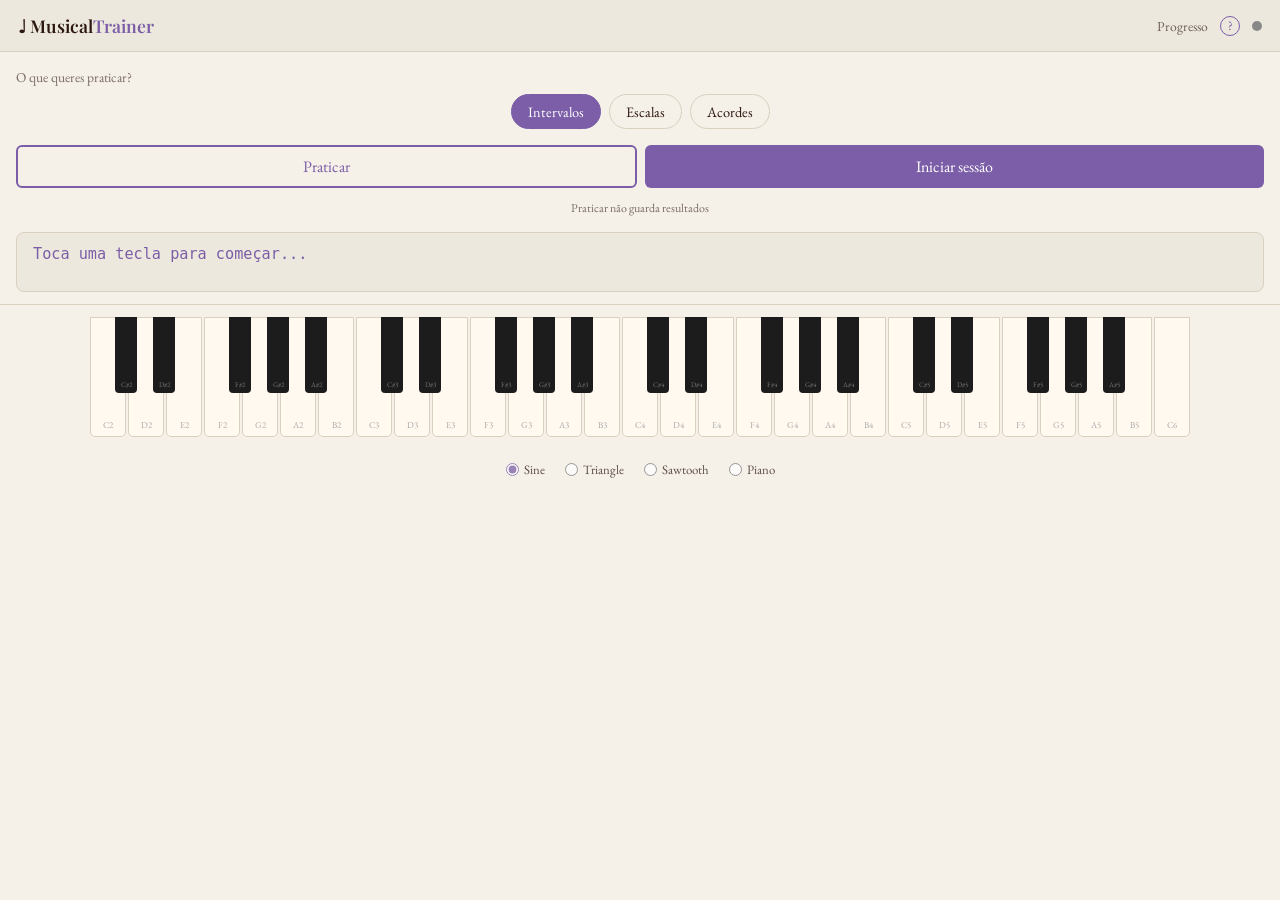
<file: frontend/index.html>
<!DOCTYPE html>
<html lang="pt">
<head>
  <meta charset="UTF-8">
  <meta name="viewport" content="width=device-width, initial-scale=1.0">
  <title>Musical Trainer</title>
  <link rel="icon" href="favicon.svg" type="image/svg+xml">
  <link rel="stylesheet" href="css/main.css">
</head>
<body>

<!-- cabecalho: logo, link para progresso, botao de ajuda, LED MIDI -->
<header class="app-header">
  <a class="app-logo" href="index.html">♩ Musical<span>Trainer</span></a>
  <nav class="nav-links">
    <a href="progress.html">Progresso</a>
    <button class="help-btn" id="help-btn" aria-label="Ajuda">?</button>
    <div class="midi-led" id="midi-led" title="MIDI: verde = dispositivo ligado · cinzento = sem dispositivo"></div>
  </nav>
</header>

<!-- banner de sessao orfa - aparece se houver sessao activa em storage -->
<div class="orphan-banner hidden" id="orphan-banner">
  <span>Tens uma sessão em curso.</span>
  <button class="btn btn-sm btn-secondary" id="orphan-continue">Continuar</button>
  <button class="btn btn-sm btn-ghost"      id="orphan-end">Terminar</button>
</div>

<!-- seleccao de tipo de exercicio e modo de inicio -->
<div class="p-16">
  <p class="text-sm opacity-60 mb-8">O que queres praticar?</p>
  <div class="type-selector" id="type-selector">
    <button class="type-btn" data-type="INTERVAL">Intervalos</button>
    <button class="type-btn" data-type="SCALE">Escalas</button>
    <button class="type-btn" data-type="CHORD">Acordes</button>
  </div>
  <div class="flex gap-8 mt-16">
    <button class="btn btn-secondary w-full" id="btn-practice">Praticar</button>
    <button class="btn btn-primary w-full"   id="btn-session">Iniciar sessão</button>
  </div>
  <p class="text-xs opacity-60 text-center mt-12">Praticar não guarda resultados</p>
</div>

<!-- painel sandbox: notas tocadas + intervalo entre as duas mais recentes (F08) -->
<div class="px-16 mb-12">
  <div class="notes-panel">
    <div class="notes-display" id="sandbox-notes">Toca uma tecla para começar...</div>
    <div class="interval-info" id="sandbox-interval"></div>
  </div>
</div>

<!-- teclado sandbox - tocavel livremente, sem recolha de resposta a exercicio -->
<div class="keyboard-outer">
  <div class="keyboard" id="sandbox-keyboard"></div>
</div>

<!-- selector de timbre: persiste via sessionStorage (mt_timbre) -->
<div class="timbre-selector" id="timbre-selector">
  <label><input type="radio" name="timbre" value="sine">     Sine</label>
  <label><input type="radio" name="timbre" value="triangle"> Triangle</label>
  <label><input type="radio" name="timbre" value="sawtooth"> Sawtooth</label>
  <label><input type="radio" name="timbre" value="piano">    Piano</label>
</div>

<!-- modal de ajuda -->
<div class="modal-overlay" id="help-modal" role="dialog" aria-modal="true">
  <div class="modal-box">
    <button class="modal-close" id="modal-close" aria-label="Fechar">×</button>
    <h3>Ajuda</h3>
    <h4>Sobre</h4>
    <p>Musical Trainer é uma ferramenta de estudo de teoria musical. Pratica a identificação de intervalos, escalas e acordes pelo nome — toca as notas correctas no teclado virtual ou num controlador MIDI físico.</p>
    <h4>Como funciona</h4>
    <ul>
      <li><strong>Praticar</strong> — exercita sem pontuação. Sem pressão.</li>
      <li><strong>Iniciar sessão</strong> — os resultados ficam guardados.</li>
      <li><strong>Progresso</strong> — vê a evolução por tipo de exercício.</li>
    </ul>
    <h4>Perguntas frequentes</h4>
    <div class="faq-q">A prática conta para o progresso?</div>
    <div class="faq-a">Não. O modo prática é efémero — nada fica guardado quando sais.</div>
    <div class="faq-q">Posso usar teclado MIDI físico?</div>
    <div class="faq-a">Sim, se o browser suportar Web MIDI API (Chrome e Edge).</div>
    <div class="flex justify-center mt-16">
      <button class="btn btn-ghost btn-sm" id="modal-close-alt">Fechar</button>
    </div>
  </div>
</div>

<script type="module">
import { startSession, endSession, getNoteInfo } from './js/api.js';
import * as state from './js/state.js';
import { createNotesQueue }                      from './js/notes-queue.js';
import { buildKeyboard, onNoteOn, getKeyboardRange } from './js/keyboard.js';
import { playNote, setCurrentTimbre }             from './js/audio.js';
import { initMidi }                              from './js/midi.js';
import { getTimbre, setTimbre }                  from './js/state.js';

/* --- seletor de timbre --- */
setCurrentTimbre(getTimbre());
document.querySelectorAll('input[name="timbre"]').forEach(r => {
    if (r.value === getTimbre()) r.checked = true;
    r.addEventListener('change', () => { setTimbre(r.value); setCurrentTimbre(r.value); });
});

/* --- seletor de tipo --- */
const typeButtons = document.querySelectorAll('.type-btn');

// restaura o tipo guardado da sessao anterior
const savedType = state.getType();
typeButtons.forEach(btn => {
    btn.classList.toggle('active', btn.dataset.type === savedType);
    btn.addEventListener('click', () => {
        typeButtons.forEach(b => b.classList.remove('active'));
        btn.classList.add('active');
        state.setType(btn.dataset.type);
        // limpar painel ao mudar tipo — notas de "Intervalos" nao fazem sentido em "Escalas"
        sandboxQ.clear();
        notesEl.textContent = 'Toca uma tecla para começar...';
        intervalEl.textContent = '';
    });
});

/* --- sandbox: painel de notas e intervalo (F08) --- */
const sandboxQ   = createNotesQueue(8);
const notesEl    = document.getElementById('sandbox-notes');
const intervalEl = document.getElementById('sandbox-interval');

/**
 * Processa uma nota do sandbox - tanto do teclado virtual como do MIDI fisico.
 * Optei por centralizar aqui em vez de dois handlers separados para garantir
 * que o intervalo e calculado independentemente da origem da nota.
 * @param {number} midi
 */
async function handleSandboxNote(midi) {
    playNote(midi, 500);
    sandboxQ.push(midi);
    notesEl.textContent = sandboxQ.toDisplayString();

    const arr = sandboxQ.toArray();
    if (arr.length >= 2) {
        try {
            const info = await getNoteInfo(arr.slice(-2));
            intervalEl.textContent = info.interval
                ? `${info.interval.name} — ${info.interval.semitones} semítons`
                : '';
        } catch { intervalEl.textContent = ''; }
    } else {
        intervalEl.textContent = '';
    }
}

// teclado virtual e MIDI fisico chamam o mesmo handler
onNoteOn(midi => handleSandboxNote(midi));

const [s, e] = getKeyboardRange();
buildKeyboard('sandbox-keyboard', s, e);

/* --- LED MIDI --- */
const ledEl = document.getElementById('midi-led');
function updateLed(ledState) {
    ledEl.className = 'midi-led' + (ledState !== 'off' ? ` ${ledState}` : '');
}
initMidi(midi => handleSandboxNote(midi), updateLed);

/* --- modal de ajuda --- */
const modal    = document.getElementById('help-modal');
const openBtn  = document.getElementById('help-btn');
const closeBtn = document.getElementById('modal-close');
const closeAlt = document.getElementById('modal-close-alt');
openBtn.addEventListener('click',  () => modal.classList.add('visible'));
closeBtn.addEventListener('click', () => modal.classList.remove('visible'));
closeAlt.addEventListener('click', () => modal.classList.remove('visible'));
// fecha ao clicar fora do modal-box
modal.addEventListener('click', e => { if (e.target === modal) modal.classList.remove('visible'); });

/* --- banner de sessao orfa --- */
const banner      = document.getElementById('orphan-banner');
const continueBtn = document.getElementById('orphan-continue');
const endBtn      = document.getElementById('orphan-end');

if (state.hasActiveSession()) {
    banner.classList.remove('hidden');
}
continueBtn.addEventListener('click', () => {
    window.location.href = 'exercise.html';
});
endBtn.addEventListener('click', async () => {
    try { await endSession(state.getSessionId()); } catch { /* best effort - sessao pode ja estar fechada */ }
    state.clearSession();
    banner.classList.add('hidden');
});

/* --- botao Praticar --- */
document.getElementById('btn-practice').addEventListener('click', () => {
    state.setMode('practice');
    state.setSessionId(0);
    state.setCounters({ correct: 0, incorrect: 0, total: 0 });
    window.location.href = 'exercise.html';
});

/* --- botao Iniciar sessao --- */
document.getElementById('btn-session').addEventListener('click', async () => {
    // se ja ha sessao activa, mostra o banner em vez de abrir outra em paralelo
    if (state.hasActiveSession()) {
        banner.classList.remove('hidden');
        return;
    }
    try {
        const session = await startSession();
        state.setMode('session');
        // atenção: SessionResponse serializa o campo como "sessionId", não como "id".
        // session.id seria undefined, causando sessionId=0, /api/sessions/0/end → 404,
        // e todos os dados da sessão perdidos silenciosamente.
        state.setSessionId(session.sessionId);
        state.setSessionTs(new Date().toISOString());
        state.setCounters({ correct: 0, incorrect: 0, total: 0 });
        window.location.href = 'exercise.html';
    } catch (err) {
        // nunca usar alert() — interrompe o fluxo e expoe mensagens tecnicas ao utilizador
        console.error('startSession falhou:', err);
        document.getElementById('btn-session').textContent = 'Erro — tenta novamente';
    }
});
</script>
</body>
</html>
</file>
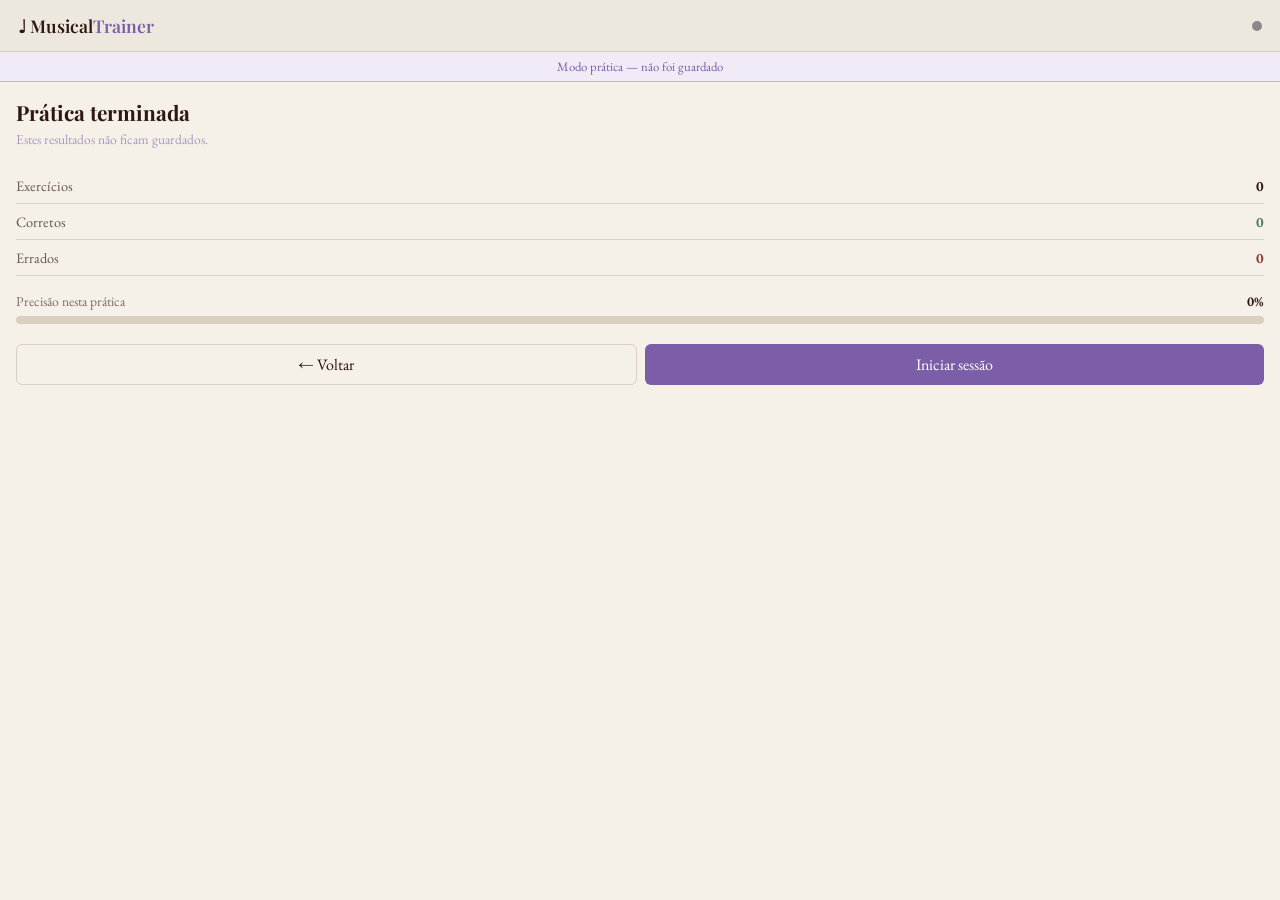
<file: frontend/session-end.html>
<!DOCTYPE html>
<html lang="pt">
<head>
  <meta charset="UTF-8">
  <meta name="viewport" content="width=device-width, initial-scale=1.0">
  <title>Sessão terminada — Musical Trainer</title>
  <link rel="icon" href="favicon.svg" type="image/svg+xml">
  <link rel="stylesheet" href="css/main.css">
</head>
<body>

<header class="app-header">
  <a class="app-logo" href="index.html">♩ Musical<span>Trainer</span></a>
  <nav class="nav-links">
    <div class="midi-led" id="midi-led" title="MIDI: verde = dispositivo ligado · cinzento = sem dispositivo"></div>
  </nav>
</header>

<!-- banner de pratica - oculto em sessao pontuada -->
<div class="practice-banner hidden" id="practice-banner">
  Modo prática — não foi guardado
</div>

<div class="p-16">

  <h2 id="page-title" style="font-family:'Playfair Display',serif;font-size:1.3rem;margin-bottom:4px"></h2>
  <p  id="page-subtitle" class="text-sm opacity-60 mb-20"></p>

  <!-- estatisticas da sessao -->
  <div class="stat-row"><span class="opacity-70">Exercícios</span><strong id="stat-total">—</strong></div>
  <div class="stat-row"><span class="opacity-70">Corretos</span><strong id="stat-correct" class="color-correct">—</strong></div>
  <div class="stat-row"><span class="opacity-70">Errados</span><strong id="stat-incorrect" class="color-incorrect">—</strong></div>

  <!-- barra de precisao -->
  <div class="mt-16 mb-20">
    <div class="flex justify-between text-sm mb-6">
      <span class="opacity-60" id="accuracy-label">Precisão</span>
      <strong id="accuracy-pct">—</strong>
    </div>
    <div class="progress-bar">
      <div class="progress-fill correct" id="accuracy-bar" style="width:0%"></div>
    </div>
  </div>

  <!-- area mais fraca - apenas em sessao pontuada, carregada via GET /api/progress -->
  <div class="hint-card mb-20 hidden" id="weak-area">
    <div class="hint-label">Área mais fraca</div>
    <div id="weak-area-text"></div>
  </div>

  <div class="flex gap-8">
    <button class="btn btn-ghost w-full"   id="btn-back">← Voltar</button>
    <button class="btn btn-primary w-full" id="btn-new-session">Iniciar sessão</button>
  </div>

</div>

<script type="module">
import { startSession, endSession, getProgress } from './js/api.js';
import * as state from './js/state.js';
import { initMidi } from './js/midi.js';

const isPractice = state.getMode() === 'practice';

/* --- banner --- */
if (isPractice) {
    document.getElementById('practice-banner').classList.remove('hidden');
}

/* --- utilitarios de formatacao --- */
const pad2 = n => String(n).padStart(2, '0');
const MONTHS = ['jan','fev','mar','abr','mai','jun','jul','ago','set','out','nov','dez'];

function formatDate(iso) {
    if (!iso) return '';
    const d = new Date(iso);
    return `${d.getDate()} ${MONTHS[d.getMonth()]} ${d.getFullYear()} · ${pad2(d.getHours())}:${pad2(d.getMinutes())}`;
}

/* --- preenche os stats consoante o modo --- */
if (isPractice) {
    const c = state.getCounters();
    document.getElementById('page-title').textContent    = 'Prática terminada';
    const sub = document.getElementById('page-subtitle');
    sub.textContent  = 'Estes resultados não ficam guardados.';
    sub.style.color  = 'var(--accent)';
    document.getElementById('accuracy-label').textContent = 'Precisão nesta prática';
    document.getElementById('stat-total').textContent     = c.total;
    document.getElementById('stat-correct').textContent   = c.correct;
    document.getElementById('stat-incorrect').textContent = c.incorrect;
    const pct = c.total > 0 ? Math.round(c.correct / c.total * 100) : 0;
    document.getElementById('accuracy-pct').textContent   = pct + '%';
    document.getElementById('accuracy-bar').style.width   = pct + '%';

} else {
    // stats vem do SessionResponse guardado pelo exercise.html ao chamar endSession
    const r = state.getSessionResult();
    document.getElementById('page-title').textContent     = 'Sessão terminada';
    document.getElementById('page-subtitle').textContent  = r ? formatDate(r.startedAt) : '';
    document.getElementById('stat-total').textContent     = r?.totalExercises   ?? '—';
    document.getElementById('stat-correct').textContent   = r?.correctAnswers   ?? '—';
    document.getElementById('stat-incorrect').textContent = r?.incorrectAnswers ?? '—';
    const pct = r?.accuracy != null ? Math.round(r.accuracy * 100) : 0;
    document.getElementById('accuracy-pct').textContent   = pct + '%';
    document.getElementById('accuracy-bar').style.width   = pct + '%';

    // area mais fraca nao esta no SessionResponse - requer chamada separada a GET /api/progress
    getProgress().then(p => {
        if (p.weakestAreas?.length > 0) {
            const w = p.weakestAreas[0];
            document.getElementById('weak-area-text').textContent =
                `${w.displayName} — ${w.hint ?? ''}`;
            document.getElementById('weak-area').classList.remove('hidden');
        }
    }).catch(() => { /* progresso indisponivel - nao e critico para este ecra */ });
}

/* --- botao Voltar --- */
document.getElementById('btn-back').addEventListener('click', () => {
    state.clearSession();
    window.location.href = 'index.html';
});

/* --- botao Iniciar sessao --- */
document.getElementById('btn-new-session').addEventListener('click', async () => {
    // fecha sessao activa se existir antes de iniciar nova
    if (state.hasActiveSession()) {
        try { await endSession(state.getSessionId()); } catch { /* best effort */ }
    }
    state.clearSession();
    try {
        const session = await startSession();
        state.setMode('session');
        // atenção: mesmo bug que em index.html — session.sessionId, não session.id
        state.setSessionId(session.sessionId);
        state.setSessionTs(new Date().toISOString());
        state.setCounters({ correct: 0, incorrect: 0, total: 0 });
        window.location.href = 'exercise.html';
    } catch (err) {
        console.error('startSession falhou em session-end:', err);
        document.getElementById('btn-new-session').textContent = 'Erro — tenta novamente';
    }
});

// inicializar LED MIDI - sem input de notas, apenas indicador de ligacao
const midiLedElSe = document.getElementById('midi-led');
function updateMidiLedSe(state) {
    midiLedElSe.className = 'midi-led' + (state !== 'off' ? ` ${state}` : '');
}
initMidi(() => { /* sem input de notas nesta pagina */ }, updateMidiLedSe);
</script>
</body>
</html>
</file>
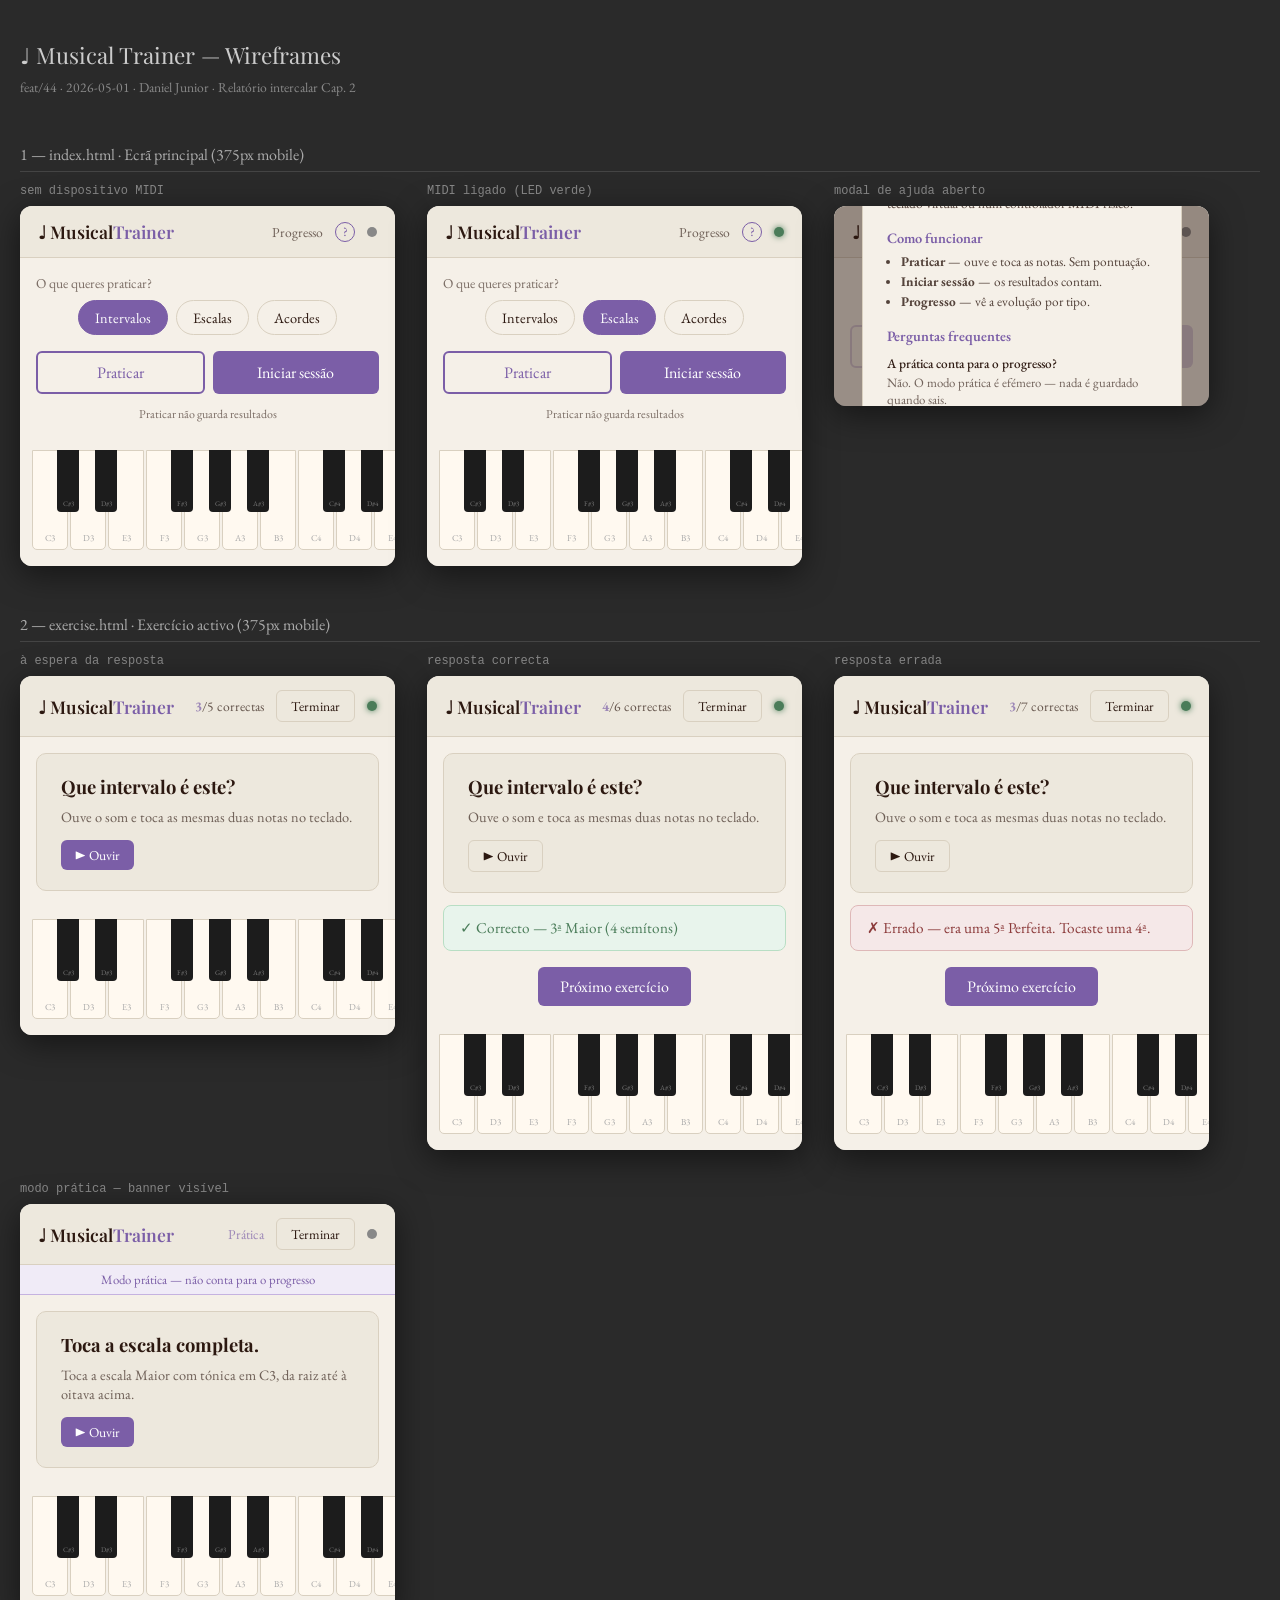
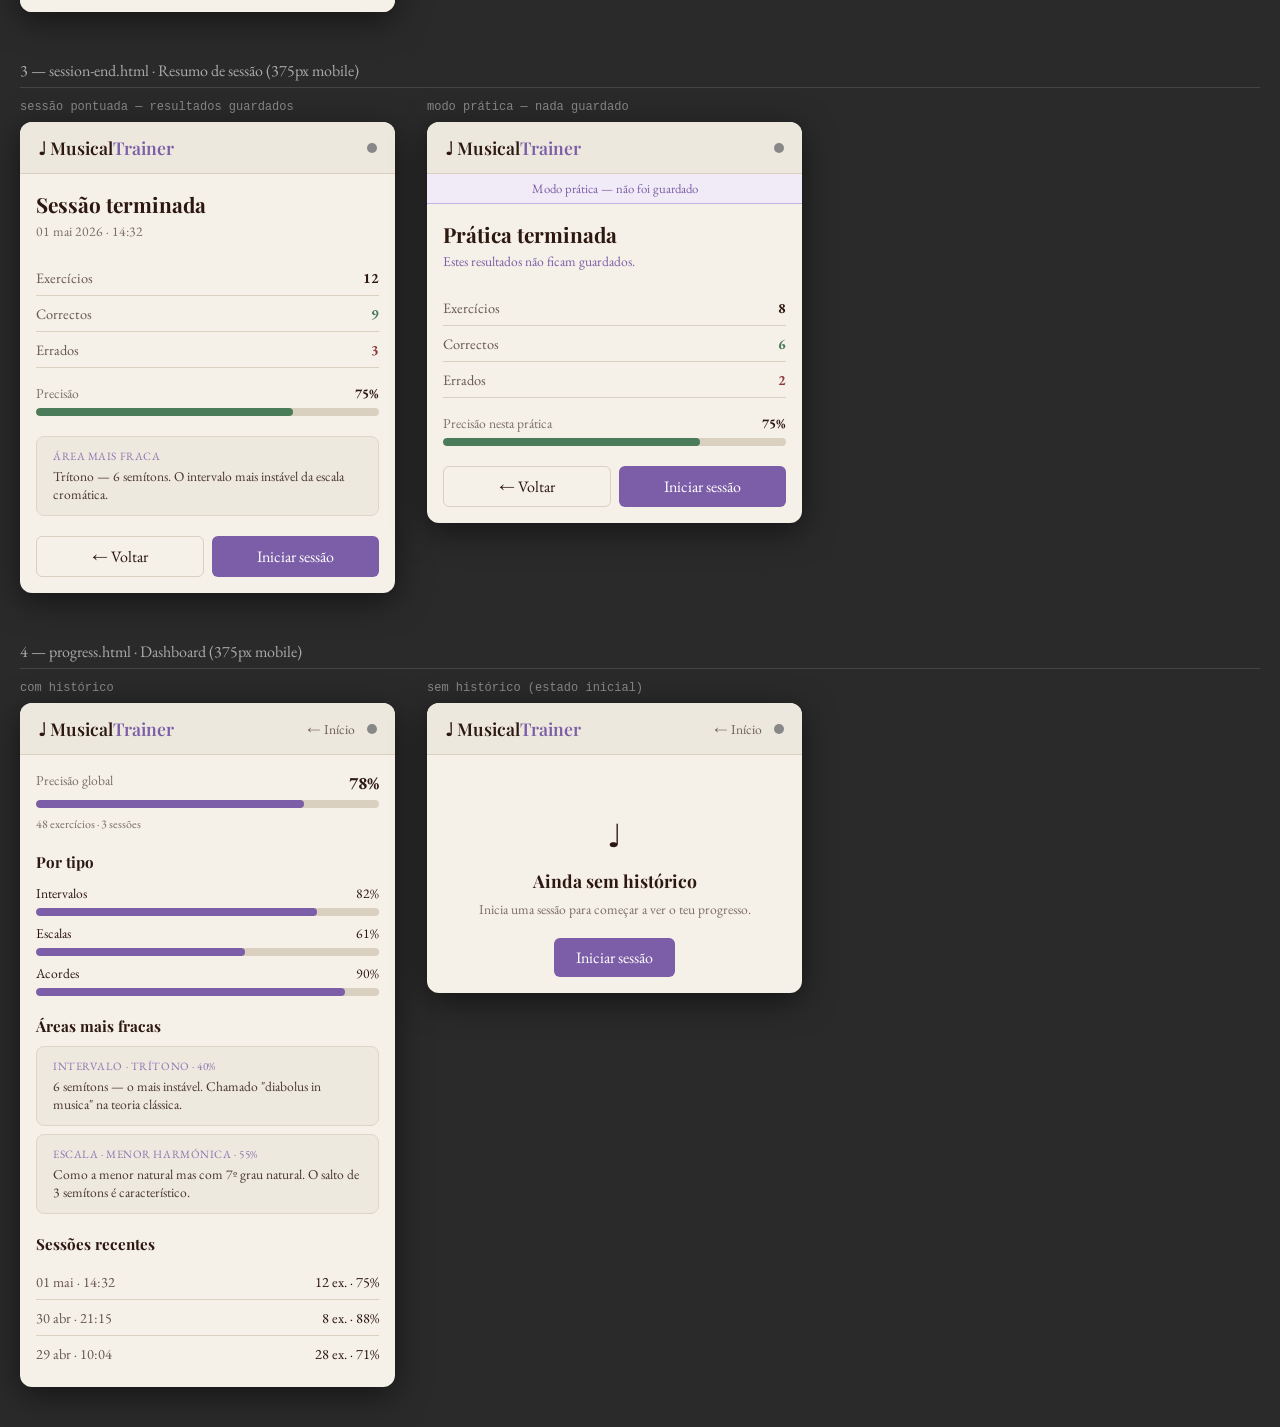
<file: docs/design/wireframes.html>
<!DOCTYPE html>
<html lang="pt">
<head>
<meta charset="UTF-8">
<meta name="viewport" content="width=device-width, initial-scale=1.0">
<title>Musical Trainer — Wireframes</title>
<link href="https://fonts.googleapis.com/css2?family=Playfair+Display:wght@400;600;700&family=EB+Garamond:ital,wght@0,400;0,500;1,400&display=swap" rel="stylesheet">
<style>
:root {
  --bg: #F5F0E8; --text: #2C1810; --accent: #7B5EA7;
  --correct: #4A7C59; --incorrect: #8B3A3A;
  --key-white: #FFF9F0; --key-black: #1C1C1C;
  --surface: #EDE8DD; --border: #D9D0C0;
}
* { box-sizing: border-box; margin: 0; padding: 0; }
body { background: #2A2A2A; font-family: 'EB Garamond', Georgia, serif; padding: 40px 20px; color: #eee; }
h1.doc-title { font-family: 'Playfair Display', serif; font-size: 1.4rem; color: #ccc; margin-bottom: 8px; font-weight: 400; }
p.doc-sub { font-size: .85rem; color: #888; margin-bottom: 48px; }
.section-title { font-family: 'EB Garamond', serif; font-size: 1rem; color: #aaa; margin: 48px 0 12px; border-bottom: 1px solid #444; padding-bottom: 6px; }
.frames-row { display: flex; gap: 32px; flex-wrap: wrap; align-items: flex-start; }
.frame-wrap { display: flex; flex-direction: column; gap: 8px; }
.frame-label { font-size: .75rem; color: #888; font-family: monospace; }
.device { background: var(--bg); color: var(--text); border-radius: 12px; box-shadow: 0 8px 32px rgba(0,0,0,.5); overflow: hidden; position: relative; }
.device.mobile { width: 375px; min-height: 200px; }

/* App components */
.app-header { display: flex; align-items: center; justify-content: space-between; padding: 14px 18px; background: var(--surface); border-bottom: 1px solid var(--border); }
.app-logo { font-family: 'Playfair Display', serif; font-size: 1.1rem; font-weight: 600; color: var(--text); }
.app-logo span { color: var(--accent); }
.nav-links { display: flex; gap: 12px; align-items: center; }
.nav-links a { font-size: .85rem; color: var(--text); text-decoration: none; opacity: .65; }
.help-link { font-size: .8rem; color: var(--accent); cursor: pointer; border: 1px solid var(--accent); border-radius: 50%; width: 20px; height: 20px; display: flex; align-items: center; justify-content: center; flex-shrink: 0; }
.midi-led { width: 10px; height: 10px; border-radius: 50%; background: #888; flex-shrink: 0; }
.midi-led.connected { background: var(--correct); box-shadow: 0 0 6px var(--correct); }
.midi-led.active { background: #fff; box-shadow: 0 0 8px #fff; }

button, .btn { font-family: 'EB Garamond', serif; font-size: 1rem; padding: 9px 22px; border-radius: 6px; cursor: pointer; border: none; display: inline-block; text-align: center; }
.btn-primary { background: var(--accent); color: #fff; }
.btn-secondary { background: transparent; color: var(--accent); border: 2px solid var(--accent); }
.btn-ghost { background: transparent; color: var(--text); border: 1px solid var(--border); }
.btn-sm { font-size: .85rem; padding: 6px 14px; }
.w-full { width: 100%; }

.type-selector { display: flex; gap: 8px; justify-content: center; flex-wrap: wrap; }
.type-btn { font-family: 'EB Garamond', serif; font-size: .9rem; padding: 7px 16px; border-radius: 20px; cursor: pointer; border: 1px solid var(--border); background: transparent; color: var(--text); }
.type-btn.active { background: var(--accent); color: #fff; border-color: var(--accent); }

.exercise-card { background: var(--surface); border: 1px solid var(--border); border-radius: 10px; padding: 20px 24px; }
.exercise-card h2 { font-family: 'Playfair Display', serif; font-size: 1.15rem; margin-bottom: 8px; }
.exercise-card p { font-size: .9rem; opacity: .65; margin-bottom: 14px; }

.feedback-panel { padding: 12px 16px; border-radius: 8px; font-size: .95rem; }
.feedback-panel.correct { background: #E8F4EC; border: 1px solid #B8DEC4; color: var(--correct); }
.feedback-panel.incorrect { background: #F5E8E8; border: 1px solid #DEB8B8; color: var(--incorrect); }

.practice-banner { background: #F0EBF7; border-bottom: 1px solid #C5B2E0; color: var(--accent); font-size: .8rem; text-align: center; padding: 6px; }

.progress-bar { height: 8px; background: var(--border); border-radius: 4px; overflow: hidden; }
.progress-fill { height: 100%; background: var(--accent); border-radius: 4px; }
.progress-fill.correct { background: var(--correct); }

.stat-row { display: flex; justify-content: space-between; align-items: center; padding: 8px 0; border-bottom: 1px solid var(--border); font-size: .9rem; }

.hint-card { background: var(--surface); border: 1px solid var(--border); border-radius: 8px; padding: 12px 16px; font-size: .85rem; opacity: .85; }
.hint-label { font-size: .7rem; text-transform: uppercase; letter-spacing: .05em; color: var(--accent); margin-bottom: 4px; }

.modal-overlay { position: absolute; inset: 0; background: rgba(44,24,16,.45); display: flex; align-items: center; justify-content: center; z-index: 100; }
.modal-box { background: var(--bg); border: 1px solid var(--border); border-radius: 12px; padding: 24px; width: 90%; max-width: 320px; }
.modal-box h3 { font-family: 'Playfair Display', serif; font-size: 1.1rem; margin-bottom: 12px; }
.modal-box h4 { font-size: .9rem; font-weight: 600; margin: 14px 0 5px; color: var(--accent); }
.modal-box p, .modal-box li { font-size: .83rem; opacity: .8; line-height: 1.5; }
.modal-box ul { padding-left: 14px; }
.modal-close { float: right; font-size: 1.2rem; cursor: pointer; opacity: .5; background: none; border: none; font-family: inherit; color: var(--text); }
.faq-q { font-weight: 500; margin-top: 10px; font-size: .83rem; }
.faq-a { font-size: .8rem; opacity: .65; margin-top: 2px; }
.session-counter { font-size: .85rem; opacity: .7; }
.session-counter strong { opacity: 1; color: var(--accent); }

/* Keyboard */
.keyboard-outer { padding: 12px 12px 16px; overflow-x: auto; background: var(--bg); }
.keyboard { position: relative; display: flex; gap: 2px; width: fit-content; margin: 0 auto; }
.wk { width: 36px; height: 100px; background: var(--key-white); border: 1px solid var(--border); border-radius: 0 0 5px 5px; position: relative; display: flex; align-items: flex-end; justify-content: center; padding-bottom: 5px; cursor: pointer; flex-shrink: 0; user-select: none; }
.wk:hover { background: #EEE8D8; box-shadow: inset 0 -3px 0 var(--accent); }
.wk.active { background: #DDD5C4; box-shadow: inset 0 -3px 0 var(--accent); }
.wk .lbl { font-size: 9px; font-family: 'EB Garamond', serif; color: #aaa; pointer-events: none; }
.bk { position: absolute; width: 22px; height: 62px; background: var(--key-black); border-radius: 0 0 4px 4px; z-index: 2; cursor: pointer; display: flex; align-items: flex-end; justify-content: center; padding-bottom: 4px; user-select: none; }
.bk:hover { background: #3A3A3A; box-shadow: inset 0 -2px 0 var(--accent); }
.bk .lbl { font-size: 7px; color: #777; font-family: 'EB Garamond', serif; pointer-events: none; }

/* Utilities */
.p-16 { padding: 16px; }
.px-16 { padding: 0 16px; }
.mt-8  { margin-top: 8px; }
.mt-12 { margin-top: 12px; }
.mt-16 { margin-top: 16px; }
.mt-24 { margin-top: 24px; }
.mb-6  { margin-bottom: 6px; }
.mb-8  { margin-bottom: 8px; }
.mb-20 { margin-bottom: 20px; }
.flex  { display: flex; }
.gap-8 { gap: 8px; }
.items-center { align-items: center; }
.justify-between { justify-content: space-between; }
.justify-center  { justify-content: center; }
.text-center { text-align: center; }
.text-sm { font-size: .85rem; }
.text-xs { font-size: .75rem; }
.opacity-60 { opacity: .6; }
.opacity-70 { opacity: .7; }
</style>
</head>
<body>

<h1 class="doc-title">♩ Musical Trainer — Wireframes</h1>
<p class="doc-sub">feat/44 · 2026-05-01 · Daniel Junior · Relatório intercalar Cap. 2</p>

<script>
/* Piano keyboard generator.
   startOctave/endOctave: the octaves to render (adds final C above endOctave).
   MIDI ref: C4=60. Formula: midi(C_oct) = (oct+1)*12 */
function buildKeyboard(id, startOctave, endOctave) {
  const el = document.getElementById(id);
  if (!el) return;
  const WHITE  = [0,2,4,5,7,9,11]; // semitones: C D E F G A B
  const NAMES  = ['C','C#','D','D#','E','F','F#','G','G#','A','A#','B'];
  const HAS_BK = {0:1, 2:1, 5:1, 7:1, 9:1}; // white keys that have a black key to their right
  const WK_W   = 38; // 36px key + 2px gap
  let wi = 0; // white key index (for black key positioning)

  for (let oct = startOctave; oct <= endOctave; oct++) {
    for (let i = 0; i < WHITE.length; i++) {
      const st   = WHITE[i];
      const midi = (oct + 1) * 12 + st;
      const name = NAMES[st] + oct;
      const wk   = document.createElement('div');
      wk.className = 'wk';
      wk.innerHTML = `<span class="lbl">${name}</span>`;
      el.appendChild(wk);
      if (HAS_BK[st]) {
        const bk = document.createElement('div');
        bk.className = 'bk';
        bk.style.left = (wi * WK_W + WK_W - 13) + 'px';
        bk.innerHTML = `<span class="lbl">${NAMES[st+1]}${oct}</span>`;
        el.appendChild(bk);
      }
      wi++;
    }
  }
  // Final C — one octave above endOctave
  const finalOct = endOctave + 1;
  const wk = document.createElement('div');
  wk.className = 'wk';
  wk.innerHTML = `<span class="lbl">C${finalOct}</span>`;
  el.appendChild(wk);
}
</script>

<!-- ================================================
     ECRA 1: index.html
     ================================================ -->
<p class="section-title">1 — index.html · Ecrã principal (375px mobile)</p>
<div class="frames-row">

  <!-- Sem MIDI -->
  <div class="frame-wrap">
    <div class="frame-label">sem dispositivo MIDI</div>
    <div class="device mobile">
      <div class="app-header">
        <div class="app-logo">♩ Musical<span>Trainer</span></div>
        <div class="nav-links">
          <a href="#">Progresso</a>
          <div class="help-link">?</div>
          <div class="midi-led"></div>
        </div>
      </div>
      <div class="p-16">
        <p class="text-sm opacity-60 mb-8">O que queres praticar?</p>
        <div class="type-selector">
          <button class="type-btn active">Intervalos</button>
          <button class="type-btn">Escalas</button>
          <button class="type-btn">Acordes</button>
        </div>
        <div class="flex gap-8 mt-16">
          <button class="btn btn-secondary w-full">Praticar</button>
          <button class="btn btn-primary w-full">Iniciar sessão</button>
        </div>
        <p class="text-xs opacity-60 text-center mt-12">Praticar não guarda resultados</p>
      </div>
      <div class="keyboard-outer"><div class="keyboard" id="kb1a"></div></div>
    </div>
  </div>

  <!-- MIDI ligado -->
  <div class="frame-wrap">
    <div class="frame-label">MIDI ligado (LED verde)</div>
    <div class="device mobile">
      <div class="app-header">
        <div class="app-logo">♩ Musical<span>Trainer</span></div>
        <div class="nav-links">
          <a href="#">Progresso</a>
          <div class="help-link">?</div>
          <div class="midi-led connected"></div>
        </div>
      </div>
      <div class="p-16">
        <p class="text-sm opacity-60 mb-8">O que queres praticar?</p>
        <div class="type-selector">
          <button class="type-btn">Intervalos</button>
          <button class="type-btn active">Escalas</button>
          <button class="type-btn">Acordes</button>
        </div>
        <div class="flex gap-8 mt-16">
          <button class="btn btn-secondary w-full">Praticar</button>
          <button class="btn btn-primary w-full">Iniciar sessão</button>
        </div>
        <p class="text-xs opacity-60 text-center mt-12">Praticar não guarda resultados</p>
      </div>
      <div class="keyboard-outer"><div class="keyboard" id="kb1b"></div></div>
    </div>
  </div>

  <!-- Modal de ajuda -->
  <div class="frame-wrap">
    <div class="frame-label">modal de ajuda aberto</div>
    <div class="device mobile" style="position:relative">
      <div class="app-header">
        <div class="app-logo">♩ Musical<span>Trainer</span></div>
        <div class="nav-links"><a href="#">Progresso</a><div class="help-link">?</div><div class="midi-led"></div></div>
      </div>
      <div class="p-16" style="opacity:.25">
        <div class="type-selector">
          <button class="type-btn active">Intervalos</button>
          <button class="type-btn">Escalas</button>
          <button class="type-btn">Acordes</button>
        </div>
        <div class="flex gap-8 mt-16">
          <button class="btn btn-secondary w-full">Praticar</button>
          <button class="btn btn-primary w-full">Iniciar sessão</button>
        </div>
      </div>
      <div class="modal-overlay">
        <div class="modal-box">
          <button class="modal-close">×</button>
          <h3>Ajuda</h3>
          <h4>Sobre</h4>
          <p>Musical Trainer é uma ferramenta de treino auditivo. Identifica intervalos, escalas e acordes tocando no teclado virtual ou num controlador MIDI físico.</p>
          <h4>Como funcionar</h4>
          <ul>
            <li><strong>Praticar</strong> — ouve e toca as notas. Sem pontuação.</li>
            <li><strong>Iniciar sessão</strong> — os resultados contam.</li>
            <li><strong>Progresso</strong> — vê a evolução por tipo.</li>
          </ul>
          <h4>Perguntas frequentes</h4>
          <div class="faq-q">A prática conta para o progresso?</div>
          <div class="faq-a">Não. O modo prática é efémero — nada é guardado quando sais.</div>
          <div class="faq-q">Posso usar teclado MIDI físico?</div>
          <div class="faq-a">Sim, se o browser suportar Web MIDI API (Chrome/Edge).</div>
          <div class="flex justify-center mt-16">
            <button class="btn btn-ghost btn-sm">Fechar</button>
          </div>
        </div>
      </div>
    </div>
  </div>

</div>
<script>buildKeyboard('kb1a',3,4); buildKeyboard('kb1b',3,4);</script>

<!-- ================================================
     ECRA 2: exercise.html
     ================================================ -->
<p class="section-title">2 — exercise.html · Exercício activo (375px mobile)</p>
<div class="frames-row">

  <!-- Aguardar resposta -->
  <div class="frame-wrap">
    <div class="frame-label">à espera da resposta</div>
    <div class="device mobile">
      <div class="app-header">
        <div class="app-logo">♩ Musical<span>Trainer</span></div>
        <div class="nav-links">
          <div class="session-counter"><strong>3</strong>/5 correctas</div>
          <button class="btn btn-ghost btn-sm">Terminar</button>
          <div class="midi-led connected"></div>
        </div>
      </div>
      <div class="p-16">
        <div class="exercise-card">
          <h2>Que intervalo é este?</h2>
          <p>Ouve o som e toca as mesmas duas notas no teclado.</p>
          <button class="btn btn-primary btn-sm">▶ Ouvir</button>
        </div>
      </div>
      <div class="keyboard-outer"><div class="keyboard" id="kb2a"></div></div>
    </div>
  </div>

  <!-- Resposta correcta -->
  <div class="frame-wrap">
    <div class="frame-label">resposta correcta</div>
    <div class="device mobile">
      <div class="app-header">
        <div class="app-logo">♩ Musical<span>Trainer</span></div>
        <div class="nav-links">
          <div class="session-counter"><strong>4</strong>/6 correctas</div>
          <button class="btn btn-ghost btn-sm">Terminar</button>
          <div class="midi-led connected"></div>
        </div>
      </div>
      <div class="p-16">
        <div class="exercise-card">
          <h2>Que intervalo é este?</h2>
          <p>Ouve o som e toca as mesmas duas notas no teclado.</p>
          <button class="btn btn-ghost btn-sm">▶ Ouvir</button>
        </div>
        <div class="feedback-panel correct mt-12">
          ✓ Correcto — 3ª Maior (4 semítons)
        </div>
        <div class="flex justify-center mt-16">
          <button class="btn btn-primary">Próximo exercício</button>
        </div>
      </div>
      <div class="keyboard-outer"><div class="keyboard" id="kb2b"></div></div>
    </div>
  </div>

  <!-- Resposta errada -->
  <div class="frame-wrap">
    <div class="frame-label">resposta errada</div>
    <div class="device mobile">
      <div class="app-header">
        <div class="app-logo">♩ Musical<span>Trainer</span></div>
        <div class="nav-links">
          <div class="session-counter"><strong>3</strong>/7 correctas</div>
          <button class="btn btn-ghost btn-sm">Terminar</button>
          <div class="midi-led connected"></div>
        </div>
      </div>
      <div class="p-16">
        <div class="exercise-card">
          <h2>Que intervalo é este?</h2>
          <p>Ouve o som e toca as mesmas duas notas no teclado.</p>
          <button class="btn btn-ghost btn-sm">▶ Ouvir</button>
        </div>
        <div class="feedback-panel incorrect mt-12">
          ✗ Errado — era uma 5ª Perfeita. Tocaste uma 4ª.
        </div>
        <div class="flex justify-center mt-16">
          <button class="btn btn-primary">Próximo exercício</button>
        </div>
      </div>
      <div class="keyboard-outer"><div class="keyboard" id="kb2c"></div></div>
    </div>
  </div>

  <!-- Modo pratica -->
  <div class="frame-wrap">
    <div class="frame-label">modo prática — banner visível</div>
    <div class="device mobile">
      <div class="app-header">
        <div class="app-logo">♩ Musical<span>Trainer</span></div>
        <div class="nav-links">
          <div class="session-counter" style="color:var(--accent)">Prática</div>
          <button class="btn btn-ghost btn-sm">Terminar</button>
          <div class="midi-led"></div>
        </div>
      </div>
      <div class="practice-banner">Modo prática — não conta para o progresso</div>
      <div class="p-16">
        <div class="exercise-card">
          <h2>Toca a escala completa.</h2>
          <p>Toca a escala Maior com tónica em C3, da raiz até à oitava acima.</p>
          <button class="btn btn-primary btn-sm">▶ Ouvir</button>
        </div>
      </div>
      <div class="keyboard-outer"><div class="keyboard" id="kb2d"></div></div>
    </div>
  </div>

</div>
<script>
buildKeyboard('kb2a',3,4); buildKeyboard('kb2b',3,4);
buildKeyboard('kb2c',3,4); buildKeyboard('kb2d',3,4);
</script>

<!-- ================================================
     ECRA 3: session-end.html
     ================================================ -->
<p class="section-title">3 — session-end.html · Resumo de sessão (375px mobile)</p>
<div class="frames-row">

  <!-- Sessão real -->
  <div class="frame-wrap">
    <div class="frame-label">sessão pontuada — resultados guardados</div>
    <div class="device mobile">
      <div class="app-header">
        <div class="app-logo">♩ Musical<span>Trainer</span></div>
        <div class="nav-links"><div class="midi-led"></div></div>
      </div>
      <div class="p-16">
        <h2 style="font-family:'Playfair Display',serif;font-size:1.3rem;margin-bottom:4px">Sessão terminada</h2>
        <p class="text-sm opacity-60 mb-20">01 mai 2026 · 14:32</p>
        <div class="stat-row"><span class="opacity-70">Exercícios</span><strong>12</strong></div>
        <div class="stat-row"><span class="opacity-70">Correctos</span><strong style="color:var(--correct)">9</strong></div>
        <div class="stat-row"><span class="opacity-70">Errados</span><strong style="color:var(--incorrect)">3</strong></div>
        <div class="mt-16 mb-20">
          <div class="flex justify-between text-sm mb-6"><span class="opacity-60">Precisão</span><strong>75%</strong></div>
          <div class="progress-bar"><div class="progress-fill correct" style="width:75%"></div></div>
        </div>
        <div class="hint-card mb-20">
          <div class="hint-label">Área mais fraca</div>
          Trítono — 6 semítons. O intervalo mais instável da escala cromática.
        </div>
        <div class="flex gap-8">
          <button class="btn btn-ghost w-full">← Voltar</button>
          <button class="btn btn-primary w-full">Iniciar sessão</button>
        </div>
      </div>
    </div>
  </div>

  <!-- Pratica -->
  <div class="frame-wrap">
    <div class="frame-label">modo prática — nada guardado</div>
    <div class="device mobile">
      <div class="app-header">
        <div class="app-logo">♩ Musical<span>Trainer</span></div>
        <div class="nav-links"><div class="midi-led"></div></div>
      </div>
      <div class="practice-banner">Modo prática — não foi guardado</div>
      <div class="p-16">
        <h2 style="font-family:'Playfair Display',serif;font-size:1.3rem;margin-bottom:4px">Prática terminada</h2>
        <p class="text-sm mb-20" style="color:var(--accent)">Estes resultados não ficam guardados.</p>
        <div class="stat-row"><span class="opacity-70">Exercícios</span><strong>8</strong></div>
        <div class="stat-row"><span class="opacity-70">Correctos</span><strong style="color:var(--correct)">6</strong></div>
        <div class="stat-row"><span class="opacity-70">Errados</span><strong style="color:var(--incorrect)">2</strong></div>
        <div class="mt-16 mb-20">
          <div class="flex justify-between text-sm mb-6"><span class="opacity-60">Precisão nesta prática</span><strong>75%</strong></div>
          <div class="progress-bar"><div class="progress-fill correct" style="width:75%"></div></div>
        </div>
        <div class="flex gap-8">
          <button class="btn btn-ghost w-full">← Voltar</button>
          <button class="btn btn-primary w-full">Iniciar sessão</button>
        </div>
      </div>
    </div>
  </div>

</div>

<!-- ================================================
     ECRA 4: progress.html
     ================================================ -->
<p class="section-title">4 — progress.html · Dashboard (375px mobile)</p>
<div class="frames-row">

  <div class="frame-wrap">
    <div class="frame-label">com histórico</div>
    <div class="device mobile">
      <div class="app-header">
        <div class="app-logo">♩ Musical<span>Trainer</span></div>
        <div class="nav-links"><a href="#">← Início</a><div class="midi-led"></div></div>
      </div>
      <div class="p-16">
        <div class="mb-20">
          <div class="flex justify-between text-sm mb-6"><span class="opacity-60">Precisão global</span><strong style="font-size:1.1rem">78%</strong></div>
          <div class="progress-bar"><div class="progress-fill" style="width:78%"></div></div>
          <p class="text-xs opacity-60 mt-8">48 exercícios · 3 sessões</p>
        </div>
        <h3 style="font-family:'Playfair Display',serif;font-size:.95rem;margin-bottom:12px">Por tipo</h3>
        <div class="mb-8"><div class="flex justify-between text-sm mb-6"><span>Intervalos</span><span>82%</span></div><div class="progress-bar"><div class="progress-fill" style="width:82%"></div></div></div>
        <div class="mb-8"><div class="flex justify-between text-sm mb-6"><span>Escalas</span><span>61%</span></div><div class="progress-bar"><div class="progress-fill" style="width:61%"></div></div></div>
        <div class="mb-20"><div class="flex justify-between text-sm mb-6"><span>Acordes</span><span>90%</span></div><div class="progress-bar"><div class="progress-fill" style="width:90%"></div></div></div>
        <h3 style="font-family:'Playfair Display',serif;font-size:.95rem;margin-bottom:10px">Áreas mais fracas</h3>
        <div class="hint-card mb-8"><div class="hint-label">Intervalo · Trítono · 40%</div>6 semítons — o mais instável. Chamado "diabolus in musica" na teoria clássica.</div>
        <div class="hint-card mb-20"><div class="hint-label">Escala · Menor Harmónica · 55%</div>Como a menor natural mas com 7º grau natural. O salto de 3 semítons é característico.</div>
        <h3 style="font-family:'Playfair Display',serif;font-size:.95rem;margin-bottom:10px">Sessões recentes</h3>
        <div class="stat-row"><span class="opacity-70">01 mai · 14:32</span><span>12 ex. · 75%</span></div>
        <div class="stat-row"><span class="opacity-70">30 abr · 21:15</span><span>8 ex. · 88%</span></div>
        <div class="stat-row" style="border:none"><span class="opacity-70">29 abr · 10:04</span><span>28 ex. · 71%</span></div>
      </div>
    </div>
  </div>

  <div class="frame-wrap">
    <div class="frame-label">sem histórico (estado inicial)</div>
    <div class="device mobile">
      <div class="app-header">
        <div class="app-logo">♩ Musical<span>Trainer</span></div>
        <div class="nav-links"><a href="#">← Início</a><div class="midi-led"></div></div>
      </div>
      <div class="p-16 text-center" style="padding-top:60px">
        <p style="font-size:2rem;margin-bottom:12px">♩</p>
        <h2 style="font-family:'Playfair Display',serif;font-size:1.1rem;margin-bottom:8px">Ainda sem histórico</h2>
        <p class="text-sm opacity-60 mb-20">Inicia uma sessão para começar a ver o teu progresso.</p>
        <button class="btn btn-primary">Iniciar sessão</button>
      </div>
    </div>
  </div>

</div>

</body>
</html>
</file>
<file: frontend/css/main.css>
﻿/* estilos partilhados por todas as páginas.
 * paleta extraida dos wireframes (docs/design/wireframes.html) - nao alterar sem ADR.
 * tipografia via Google Fonts: Playfair Display (titulos) + EB Garamond (corpo). */

@import url('https://fonts.googleapis.com/css2?family=Playfair+Display:wght@400;600;700&family=EB+Garamond:ital,wght@0,400;0,500;1,400&display=swap');

/* --- variaveis de paleta (ADR - wireframes) --- */
:root {
  --bg:        #F5F0E8;
  --text:      #2C1810;
  --accent:    #7B5EA7;
  --correct:   #4A7C59;
  --incorrect: #8B3A3A;
  --key-white: #FFF9F0;
  --key-black: #1C1C1C;
  --surface:   #EDE8DD;
  --border:    #D9D0C0;
}

/* --- reset minimo --- */
*, *::before, *::after { box-sizing: border-box; margin: 0; padding: 0; }

body {
  background: var(--bg);
  color: var(--text);
  font-family: 'EB Garamond', Georgia, serif;
  min-height: 100vh;
}

/* --- cabecalho --- */
.app-header {
  display: flex;
  align-items: center;
  justify-content: space-between;
  padding: 14px 18px;
  background: var(--surface);
  border-bottom: 1px solid var(--border);
}
.app-logo {
  font-family: 'Playfair Display', serif;
  font-size: 1.1rem;
  font-weight: 600;
  color: var(--text);
  text-decoration: none;
}
.app-logo span { color: var(--accent); }

.nav-links { display: flex; gap: 12px; align-items: center; }
.nav-links a {
  font-size: .85rem;
  color: var(--text);
  text-decoration: none;
  opacity: .65;
}
.nav-links a:hover { opacity: 1; }

/* --- LED MIDI - 3 estados: off / connected / active --- */
.midi-led {
  width: 10px;
  height: 10px;
  border-radius: 50%;
  background: #888;
  flex-shrink: 0;
  transition: background .1s, box-shadow .1s;
}
.midi-led.connected { background: var(--correct); box-shadow: 0 0 6px var(--correct); }
.midi-led.active    { background: #fff;           box-shadow: 0 0 8px #fff; }

/* --- botao de ajuda "?" --- */
.help-btn {
  font-size: .8rem;
  color: var(--accent);
  cursor: pointer;
  border: 1px solid var(--accent);
  border-radius: 50%;
  width: 20px;
  height: 20px;
  display: flex;
  align-items: center;
  justify-content: center;
  flex-shrink: 0;
  background: none;
  font-family: inherit;
  padding: 0;
}

/* --- botoes --- */
button, .btn {
  font-family: 'EB Garamond', serif;
  font-size: 1rem;
  padding: 9px 22px;
  border-radius: 6px;
  cursor: pointer;
  border: none;
  display: inline-block;
  text-align: center;
  transition: opacity .15s;
}
button:hover { opacity: .85; }
button:disabled { opacity: .4; cursor: not-allowed; }

.btn-primary   { background: var(--accent); color: #fff; }
.btn-secondary { background: transparent; color: var(--accent); border: 2px solid var(--accent); }
.btn-ghost     { background: transparent; color: var(--text); border: 1px solid var(--border); }
.btn-sm        { font-size: .85rem; padding: 6px 14px; }
.w-full        { width: 100%; }

/* --- seletor de tipo de exercicio --- */
.type-selector { display: flex; gap: 8px; justify-content: center; flex-wrap: wrap; }
.type-btn {
  font-family: 'EB Garamond', serif;
  font-size: .9rem;
  padding: 7px 16px;
  border-radius: 20px;
  cursor: pointer;
  border: 1px solid var(--border);
  background: transparent;
  color: var(--text);
  transition: background .15s, color .15s;
}
.type-btn.active { background: var(--accent); color: #fff; border-color: var(--accent); }

/* --- card de exercicio --- */
.exercise-card {
  background: var(--surface);
  border: 1px solid var(--border);
  border-radius: 10px;
  padding: 20px 24px;
}
.exercise-card h2 {
  font-family: 'Playfair Display', serif;
  font-size: 1.15rem;
  margin-bottom: 8px;
}
.exercise-card p { font-size: .9rem; opacity: .65; margin-bottom: 14px; }

/* --- feedback apos avaliacao --- */
.feedback-panel { padding: 12px 16px; border-radius: 8px; font-size: .95rem; }
.feedback-panel.correct   { background: #E8F4EC; border: 1px solid #B8DEC4; color: var(--correct); }
.feedback-panel.incorrect { background: #F5E8E8; border: 1px solid #DEB8B8; color: var(--incorrect); }

/* --- banner de modo pratica --- */
.practice-banner {
  background: #F0EBF7;
  border-bottom: 1px solid #C5B2E0;
  color: var(--accent);
  font-size: .8rem;
  text-align: center;
  padding: 6px;
}

/* --- painel de notas tocadas --- */
.notes-panel {
  background: var(--surface);
  border: 1px solid var(--border);
  border-radius: 8px;
  padding: 12px 16px;
  min-height: 60px;
}
.notes-display  { font-family: monospace; color: var(--accent); font-size: .95rem; word-break: break-all; }
.notes-hint     { font-size: .78rem; opacity: .55; }
.interval-info  { font-size: .85rem; opacity: .75; margin-top: 4px; }

/* --- contador no header (sessao pontuada) --- */
.session-counter        { font-size: .85rem; opacity: .7; }
.session-counter strong { opacity: 1; color: var(--accent); }

/* --- modal de ajuda --- */
.modal-overlay {
  display: none;
  position: fixed;
  inset: 0;
  background: rgba(44,24,16,.45);
  align-items: center;
  justify-content: center;
  z-index: 100;
}
.modal-overlay.visible { display: flex; }
.modal-box {
  background: var(--bg);
  border: 1px solid var(--border);
  border-radius: 12px;
  padding: 24px;
  width: 90%;
  max-width: 320px;
  max-height: 80vh;
  overflow-y: auto;
}
.modal-box h3 { font-family: 'Playfair Display', serif; font-size: 1.1rem; margin-bottom: 12px; }
.modal-box h4 { font-size: .9rem; font-weight: 600; margin: 14px 0 5px; color: var(--accent); }
.modal-box p, .modal-box li { font-size: .83rem; opacity: .8; line-height: 1.5; }
.modal-box ul  { padding-left: 14px; }
.modal-close   {
  float: right;
  font-size: 1.2rem;
  cursor: pointer;
  opacity: .5;
  background: none;
  border: none;
  font-family: inherit;
  color: var(--text);
  padding: 0;
}
.faq-q { font-weight: 500; margin-top: 10px; font-size: .83rem; }
.faq-a { font-size: .8rem; opacity: .65; margin-top: 2px; }

/* --- banner de sessao orfa --- */
.orphan-banner {
  background: #FFF8E1;
  border-bottom: 1px solid #F5CC6A;
  padding: 10px 18px;
  display: flex;
  align-items: center;
  gap: 12px;
  font-size: .88rem;
  flex-wrap: wrap;
}

/* --- barras de progresso --- */
.progress-bar  { height: 8px; background: var(--border); border-radius: 4px; overflow: hidden; }
.progress-fill { height: 100%; background: var(--accent); border-radius: 4px; transition: width .3s; }
.progress-fill.correct { background: var(--correct); }

/* --- linhas de estatistica --- */
.stat-row {
  display: flex;
  justify-content: space-between;
  align-items: center;
  padding: 8px 0;
  border-bottom: 1px solid var(--border);
  font-size: .9rem;
}

/* --- hint card (area mais fraca, formula de escala) --- */
.hint-card {
  background: var(--surface);
  border: 1px solid var(--border);
  border-radius: 8px;
  padding: 12px 16px;
  font-size: .85rem;
  opacity: .85;
}
.hint-label {
  font-size: .7rem;
  text-transform: uppercase;
  letter-spacing: .05em;
  color: var(--accent);
  margin-bottom: 4px;
}

/* --- teclado virtual ---
 * largura de tecla branca fixa em 36px (WK_W=38 em keyboard.js inclui o gap de 2px).
 * nao alterar a largura via media queries - o JS de posicionamento das teclas pretas
 * depende de WK_W constante. a altura varia para dar mais conforto em ecras maiores.
 * overflow-x: auto no container garante scroll horizontal em mobile. */
.keyboard-outer {
  padding: 12px 12px 16px;
  overflow-x: auto;
  background: var(--bg);
  border-top: 1px solid var(--border);
}
.keyboard {
  position: relative;
  display: flex;
  gap: 2px;
  width: fit-content;
  margin: 0 auto;
}

.wk {
  width: 36px;
  height: 100px;
  background: var(--key-white);
  border: 1px solid var(--border);
  border-radius: 0 0 5px 5px;
  position: relative;
  display: flex;
  align-items: flex-end;
  justify-content: center;
  padding-bottom: 5px;
  cursor: pointer;
  flex-shrink: 0;
  user-select: none;
  transition: background .05s;
}
.wk:hover      { background: #EEE8D8; box-shadow: inset 0 -3px 0 var(--accent); }
.wk.active     { background: #DDD5C4; box-shadow: inset 0 -3px 0 var(--accent); }
.wk.highlighted { background: #D5C8F0; box-shadow: inset 0 -3px 0 var(--accent); }
.wk .lbl       { font-size: 9px; font-family: 'EB Garamond', serif; color: #aaa; pointer-events: none; }

.bk {
  position: absolute;
  width: 22px;
  height: 62px;
  background: var(--key-black);
  border-radius: 0 0 4px 4px;
  z-index: 2;
  cursor: pointer;
  display: flex;
  align-items: flex-end;
  justify-content: center;
  padding-bottom: 4px;
  user-select: none;
  transition: background .05s;
}
.bk:hover      { background: #3A3A3A; box-shadow: inset 0 -2px 0 var(--accent); }
.bk.active     { background: #4A4A4A; box-shadow: inset 0 -2px 0 var(--accent); }
.bk.highlighted { background: #5A4A7A; }
.bk .lbl       { font-size: 7px; color: #777; font-family: 'EB Garamond', serif; pointer-events: none; }

/* apenas a altura das teclas cresce em ecras maiores - largura permanece fixa */
@media (min-width: 768px)  { .wk { height: 110px; } .bk { height: 70px; } }
@media (min-width: 1024px) { .wk { height: 120px; } .bk { height: 76px; } }

/* --- utilidades --- */
.p-16   { padding: 16px; }
.px-16  { padding: 0 16px; }
.mt-8   { margin-top: 8px; }
.mt-12  { margin-top: 12px; }
.mt-16  { margin-top: 16px; }
.mt-24  { margin-top: 24px; }
.mb-6   { margin-bottom: 6px; }
.mb-8   { margin-bottom: 8px; }
.mb-12  { margin-bottom: 12px; }
.mb-20  { margin-bottom: 20px; }
.flex   { display: flex; }
.gap-8  { gap: 8px; }
.gap-12 { gap: 12px; }
.items-center    { align-items: center; }
.justify-between { justify-content: space-between; }
.justify-center  { justify-content: center; }
.text-center  { text-align: center; }
.text-sm      { font-size: .85rem; }
.text-xs      { font-size: .75rem; }
.opacity-60   { opacity: .6; }
.opacity-70   { opacity: .7; }
.hidden       { display: none !important; }
.color-accent    { color: var(--accent); }
.color-correct   { color: var(--correct); }
.color-incorrect { color: var(--incorrect); }

/* --- selector de timbre --- */
.timbre-selector {
  display: flex;
  gap: 20px;
  justify-content: center;
  padding: 8px 16px 12px;
  font-size: 0.8rem;
  opacity: 0.75;
}
.timbre-selector label {
  display: flex;
  align-items: center;
  gap: 5px;
  cursor: pointer;
}
.timbre-selector input[type="radio"] {
  accent-color: var(--accent, #7c6fcd);
  cursor: pointer;
}
</file>
